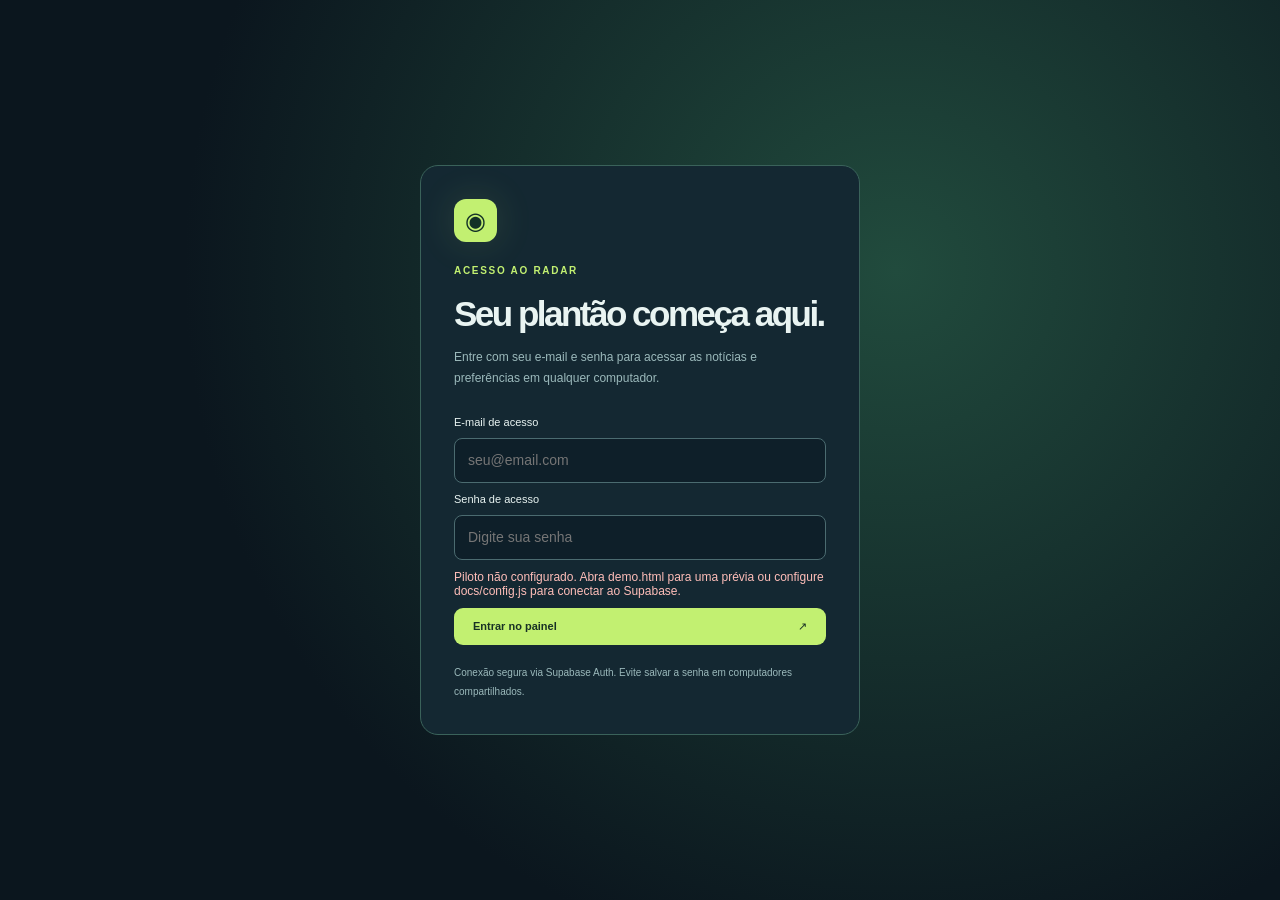
<file: index.html>
<!doctype html>
<html lang="pt-BR">
<head><meta charset="UTF-8"><meta name="viewport" content="width=device-width,initial-scale=1"><meta name="theme-color" content="#0c161d"><title>Radar Futebol | Seu plantão, sem ruído</title><link rel="stylesheet" href="style.css"></head>
<body>
<div id="authScreen" class="auth-screen" hidden><div class="auth-card"><div class="brand-symbol">◉</div><span class="eyebrow">ACESSO AO RADAR</span><h1>Seu plantão começa aqui.</h1><p>Entre com seu e-mail e senha para acessar as notícias e preferências em qualquer computador.</p><form id="loginForm"><label for="email">E-mail de acesso</label><input type="email" id="email" autocomplete="username" required placeholder="seu@email.com"><label for="password">Senha de acesso</label><input type="password" id="password" autocomplete="current-password" minlength="1" required placeholder="Digite sua senha"><p id="loginError" class="form-error" role="alert"></p><button type="submit" class="btn primary full">Entrar no painel <span>↗</span></button></form><small>Conexão segura via Supabase Auth. Evite salvar a senha em computadores compartilhados.</small></div></div>
<div id="app" hidden>
  <header class="topbar"><a href="#" class="brand" id="homeLink" aria-label="Radar Futebol, início"><span class="brand-symbol">◉</span><span><strong>RADAR<span class="accent">.</span></strong><small>FUTEBOL <b>6.0 · PILOTO</b></small></span></a><div class="top-micro"><span class="dot"></span><span id="topStatus">MONITORANDO</span></div><div class="head-actions"><span class="clock" id="clock">Horário de Brasília</span><button id="refreshBtn" class="iconbtn" title="Atualizar painel" aria-label="Atualizar painel">↻</button><button id="settingsBtn" class="iconbtn" title="Preferências" aria-label="Preferências">⚙</button></div></header>
  <div class="layout"><aside class="sidebar"><div class="nav-overline">ESPAÇO DE TRABALHO</div><button class="navitem active" data-view="news"><span>◫</span> Radar principal <b id="navNews">0</b></button><button class="navitem" data-view="saved"><span>☆</span> Salvos <b id="navSaved">0</b></button><button class="navitem" data-view="tips"><span>↗</span> Em apuração <b id="navTips">0</b></button><button class="navitem" data-view="hidden"><span>⊘</span> Ocultados</button><div class="nav-spacer"></div><div class="nav-overline">ACOMPANHAMENTO</div><div id="sidebarGroups" class="sidebar-groups"></div><div class="sidebar-bottom"><div class="pulse-icon">◉</div><div><strong>Monitoramento ativo</strong><p>Coleta agendada no GitHub Actions, mesmo com a página fechada.</p></div></div></aside>
  <main class="main"><section class="intro"><div><span class="eyebrow"><span class="dot"></span> CENTRAL DE NOTÍCIAS DO FUTEBOL</span><h1>Seu plantão.<br><em>Sem ruído.</em></h1><p>O que importa no futebol profissional, organizado por equipes e assunto. O Radar identifica a origem dos comunicados para você não ter que aprovar cada notícia.</p><div class="hero-actions"><button id="openNewsBtn" class="btn primary">Ver atualizações <span>↗</span></button><button id="quickTipsBtn" class="btn secondary">Abrir ge / ESPN</button></div></div><div class="hero-art" aria-hidden="true"><div class="orbit orbit1"></div><div class="orbit orbit2"></div><div class="orbit orbit3"></div><div class="center-dot"></div><span class="pin pin1"></span><span class="pin pin2"></span><span class="pin pin3"></span><span class="pin pin4"></span></div></section>
  <div id="demoNote" class="info-bar demo" hidden><strong>DEMONSTRAÇÃO</strong> As manchetes abaixo são exemplos fictícios, apenas para experimentar o site.</div>
  <div id="warning" class="info-bar warning" hidden></div>
  <section class="summary"><div class="metric"><div><span>NO RADAR</span><span class="metric-icon">↗</span></div><strong id="mOfficial">0</strong><small>Comunicados de fontes cadastradas</small></div><div class="metric"><div><span>FONTES-PILOTO</span><span class="metric-icon">◇</span></div><strong id="mTips">0</strong><small>Canais em teste nesta etapa</small></div><div class="metric"><div><span>FONTES RESPONDENDO</span><span class="metric-icon">⌁</span></div><strong id="mSources">—</strong><small>Sites acessíveis na última consulta</small></div></section>
  <div class="bodygrid"><div class="feed"><div class="feed-head"><div><span class="eyebrow">FEED DE MONITORAMENTO</span><h2 id="feedHeading">Últimas atualizações</h2></div><span id="lastUpdate" class="last-update">Aguardando coleta</span></div><div class="tabs" role="tablist" aria-label="Filtrar feed"><button class="tab active" data-tab="news">Comunicados</button><button class="tab" data-tab="tips">Em apuração</button><button class="tab" data-tab="saved">Salvos</button></div>
  <div class="filterbar"><label class="searchbox"><span>⌕</span><input id="searchInput" placeholder="Buscar equipe, atleta ou assunto..." type="search" aria-label="Pesquisar notícias"></label><div class="selectrow"><select id="groupSelect" aria-label="Competição"><option value="all">Todas as ligas</option></select><select id="categorySelect" aria-label="Assunto"><option value="all">Todos os assuntos</option><option value="lesao">Lesões</option><option value="contratacao">Contratações</option><option value="renovacao">Renovações</option><option value="tecnico">Treinadores</option><option value="convocacao">Convocações</option><option value="saida">Saídas</option><option value="suspensao">Suspensões</option></select><select id="periodSelect" aria-label="Período"><option value="24">Últimas 24h</option><option value="72">Últimos 3 dias</option><option value="168">Últimos 7 dias</option><option value="all">Todo o histórico</option></select></div></div><div class="listbar"><span><span class="dot"></span> <strong id="resultsNum">0</strong> itens na visão atual</span><select id="sortSelect" aria-label="Ordenar"><option value="recent">Mais recentes</option><option value="priority">Maior relevância</option></select></div><div id="articleList" class="article-list"></div><div id="emptyFeed" class="empty" hidden><div>⌕</div><h3>Nenhum item encontrado</h3><p>Experimente ampliar o intervalo ou conferir as fontes. Ausência de notícia no painel não significa ausência de comunicado.</p></div><div class="feed-foot">Origem institucional reconhecida automaticamente ≠ conteúdo verificado. Abra o comunicado original antes de utilizar informações no ar.</div></div>
  <aside class="right"><div class="sidecard highlight"><span class="eyebrow">EM DESTAQUE</span><h3>Olho no lance.</h3><p>Atualizações com maior potencial de impacto no Bottom Line, separadas por assunto.</p><div id="highlightList" class="highlight-list"></div></div><div class="sidecard"><div class="side-title"><span class="eyebrow">SAÚDE DAS FONTES</span><button class="linkbtn" id="diagnosticsBtn">Detalhes ↗</button></div><div id="healthList" class="health-list"></div><p class="side-small">Fonte acessível não garante cobertura integral. Falhas ficam registradas.</p></div><div class="sidecard note"><span class="eyebrow">AUTOMAÇÃO DISCRETA</span><h3>Menos cliques, mais informação.</h3><p>Links identificados nos sites oficiais aparecem automaticamente, sem confirmação manual de cada manchete. ge e ESPN ficam como atalhos externos nesta fase; não classificamos matérias deles como comunicados.</p><button class="textbtn" id="customizeBtn">Personalizar o Radar →</button></div></aside></div>
  <div class="external-links"><b>Consultar também</b><a target="_blank" rel="noopener noreferrer" href="https://ge.globo.com/">ge.globo.com ↗</a><a target="_blank" rel="noopener noreferrer" href="https://www.espn.com.br/futebol/">ESPN Brasil ↗</a></div><footer>RADAR FUTEBOL © 2026 <span>Ferramenta independente de apoio editorial. Sem vínculo com clubes, federações ou emissoras.</span></footer>
  </main></div>
  <nav class="mobile-nav" aria-label="Navegação"><button data-view="news" class="selected">◫<span>Radar</span></button><button data-view="tips">↗<span>Apuração</span></button><button data-view="saved">☆<span>Salvos</span></button><button id="mobileSettings">⚙<span>Ajustes</span></button></nav>
</div>
<div class="modal-backdrop" id="settingsModal" hidden><div class="modal" role="dialog" aria-modal="true" aria-labelledby="settingsTitle"><div class="modalhead"><div><span class="eyebrow">SEU RADAR</span><h2 id="settingsTitle">Preferências</h2><p>Seus favoritos e alertas são sincronizados entre computadores com login no Supabase.</p></div><button class="iconbtn" data-close aria-label="Fechar preferências">×</button></div><div class="modalbody"><div class="setting-panel"><h3>Alertas de novas publicações</h3><label for="alertSelect">Modo de notificação</label><select id="alertSelect"><option value="discreet">Discreto no painel (padrão)</option><option value="visual">Destaque visual mais forte</option><option value="sound">Destaque visual + som</option><option value="off">Desativados</option></select><button id="testAlertBtn" class="btn outline">Testar alerta</button><p>Alertas acontecem para novas publicações institucionais detectadas enquanto o painel estiver aberto. O som depende de permissão do navegador.</p></div><div class="setting-panel"><h3>Idiomas</h3><label class="checklabel"><input type="checkbox" id="autoTranslate"> Tradução automática no feed (planejada para uma etapa posterior)</label><p>No piloto, use o botão “Traduzir página” nas notícias em inglês. A tradução é feita em uma nova aba e precisa de conferência.</p></div><h3 class="settings-subtitle">Equipes e seleções acompanhadas</h3><label class="searchbox"><span>⌕</span><input id="teamSearch" type="search" placeholder="Buscar equipe ou seleção"></label><div id="teamSettings"></div></div><div class="modalfoot"><button id="logoutBtn" class="btn quiet">Sair da conta</button><span id="teamCount"></span><button id="saveSettingsBtn" class="btn primary">Salvar preferências</button></div></div></div>
<div class="modal-backdrop" id="diagnosticsModal" hidden><div class="modal" role="dialog" aria-modal="true" aria-labelledby="diagTitle"><div class="modalhead"><div><span class="eyebrow">TRANSPARÊNCIA</span><h2 id="diagTitle">Estado das fontes</h2><p>Veja lacunas e falhas sem precisar validar cada notícia.</p></div><button class="iconbtn" data-close aria-label="Fechar detalhes">×</button></div><div class="modalbody"><p id="integrationState"></p><div class="diagnostic-list" id="diagnosticList"></div></div><div class="modalfoot"><p>Sites com falha ou fora do piloto não devem ser interpretados como sem notícias.</p><button class="btn primary" data-close>Fechar</button></div></div></div>
<div class="toast" id="toast" hidden role="status"></div>
<script src="catalog.js"></script><script src="config.js"></script><script src="cloud-api.js"></script><script src="app.js"></script></body></html>
</file>
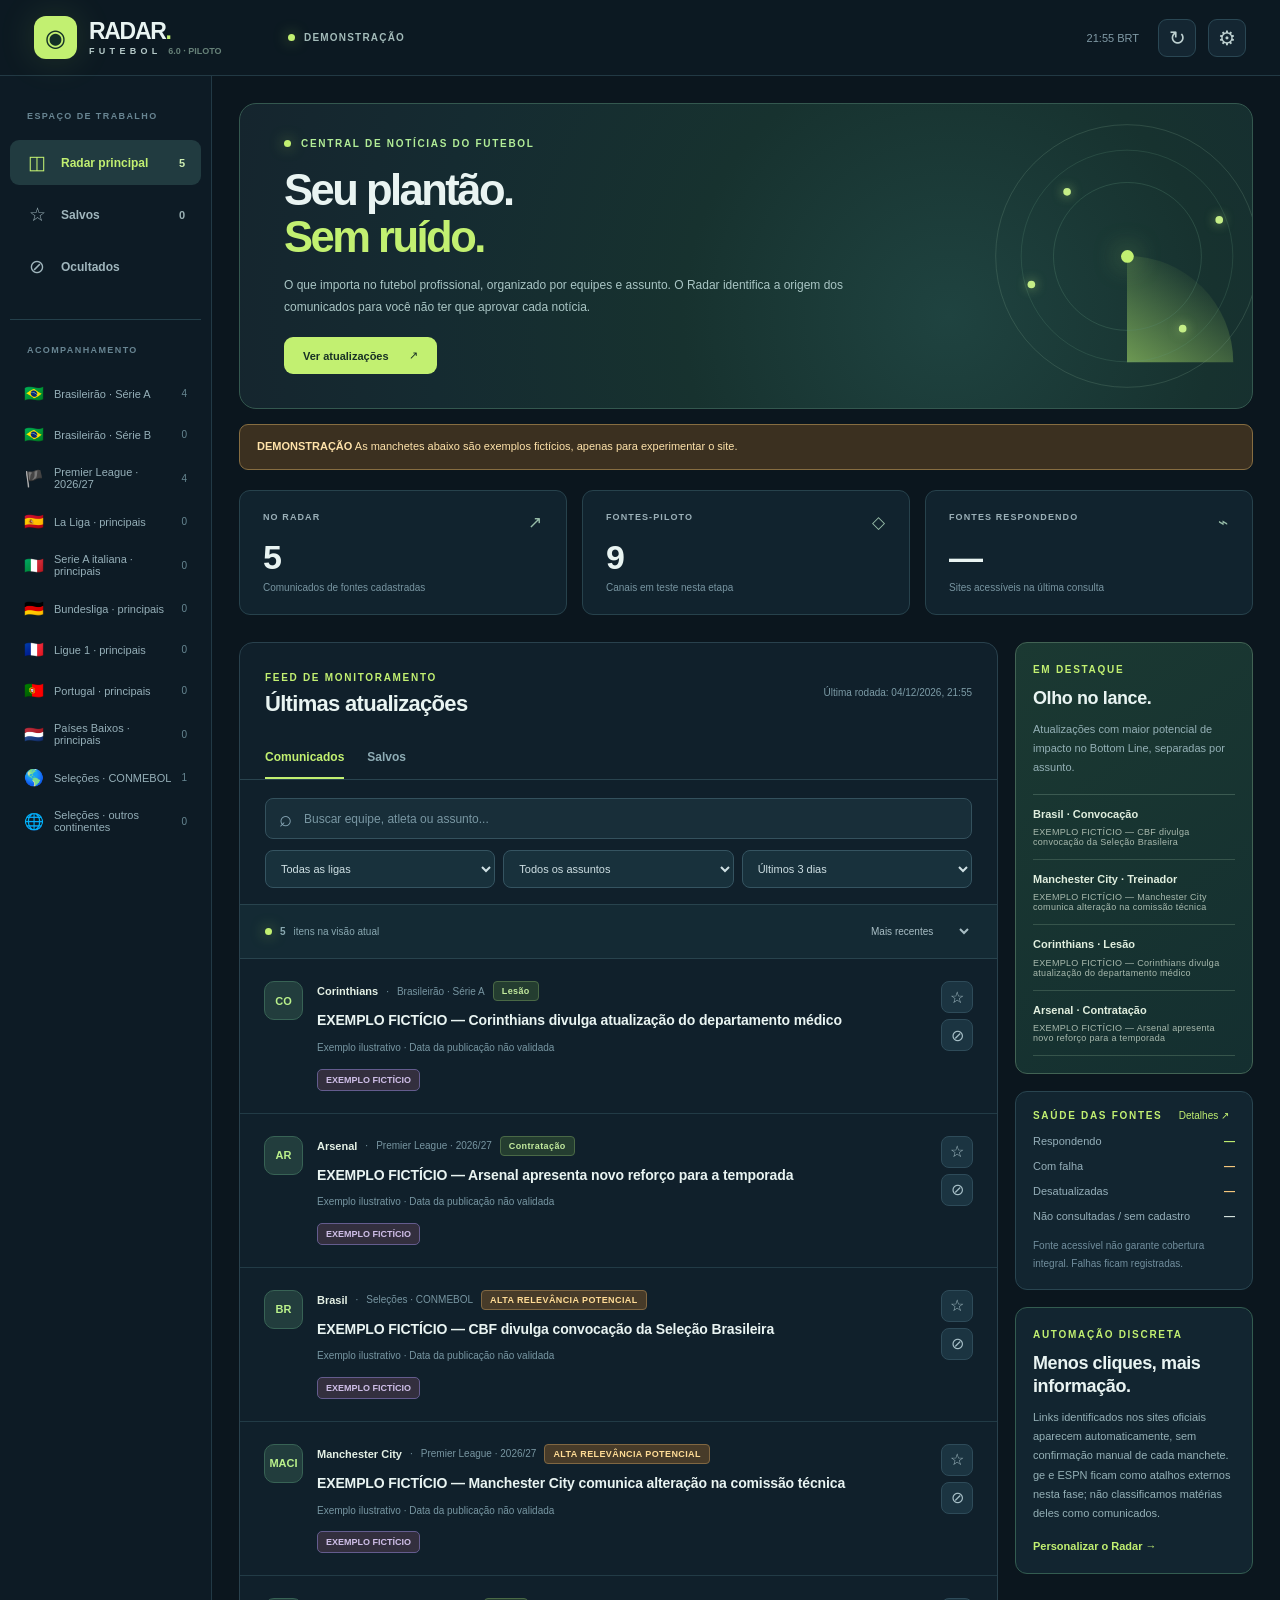
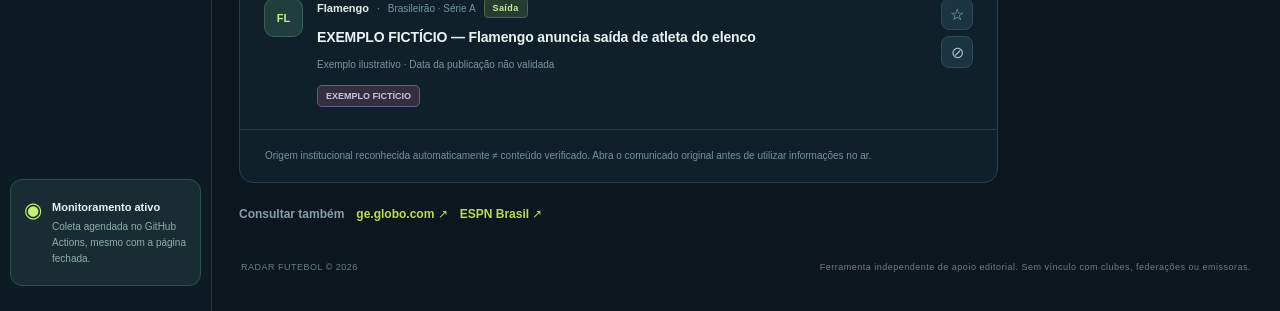
<file: demo.html>
<!doctype html>
<html lang="pt-BR">
<head><meta charset="UTF-8"><meta name="viewport" content="width=device-width,initial-scale=1"><meta name="theme-color" content="#0c161d"><title>Radar Futebol | Seu plantão, sem ruído</title><link rel="stylesheet" href="style.css"></head>
<body>
<div id="authScreen" class="auth-screen" hidden><div class="auth-card"><div class="brand-symbol">◉</div><span class="eyebrow">ACESSO AO RADAR</span><h1>Seu plantão começa aqui.</h1><p>Entre com seu e-mail e senha para acessar as notícias e preferências em qualquer computador.</p><form id="loginForm"><label for="email">E-mail de acesso</label><input type="email" id="email" autocomplete="username" required placeholder="seu@email.com"><label for="password">Senha de acesso</label><input type="password" id="password" autocomplete="current-password" minlength="1" required placeholder="Digite sua senha"><p id="loginError" class="form-error" role="alert"></p><button type="submit" class="btn primary full">Entrar no painel <span>↗</span></button></form><small>Conexão segura via Supabase Auth. Evite salvar a senha em computadores compartilhados.</small></div></div>
<div id="app" hidden>
  <header class="topbar"><a href="#" class="brand" id="homeLink" aria-label="Radar Futebol, início"><span class="brand-symbol">◉</span><span><strong>RADAR<span class="accent">.</span></strong><small>FUTEBOL <b>6.0 · PILOTO</b></small></span></a><div class="top-micro"><span class="dot"></span><span id="topStatus">MONITORANDO</span></div><div class="head-actions"><span class="clock" id="clock">Horário de Brasília</span><button id="refreshBtn" class="iconbtn" title="Atualizar painel" aria-label="Atualizar painel">↻</button><button id="settingsBtn" class="iconbtn" title="Preferências" aria-label="Preferências">⚙</button></div></header>
  <div class="layout"><aside class="sidebar"><div class="nav-overline">ESPAÇO DE TRABALHO</div><button class="navitem active" data-view="news"><span>◫</span> Radar principal <b id="navNews">0</b></button><button class="navitem" data-view="saved"><span>☆</span> Salvos <b id="navSaved">0</b></button><button class="navitem" data-view="tips"><span>↗</span> Em apuração <b id="navTips">0</b></button><button class="navitem" data-view="hidden"><span>⊘</span> Ocultados</button><div class="nav-spacer"></div><div class="nav-overline">ACOMPANHAMENTO</div><div id="sidebarGroups" class="sidebar-groups"></div><div class="sidebar-bottom"><div class="pulse-icon">◉</div><div><strong>Monitoramento ativo</strong><p>Coleta agendada no GitHub Actions, mesmo com a página fechada.</p></div></div></aside>
  <main class="main"><section class="intro"><div><span class="eyebrow"><span class="dot"></span> CENTRAL DE NOTÍCIAS DO FUTEBOL</span><h1>Seu plantão.<br><em>Sem ruído.</em></h1><p>O que importa no futebol profissional, organizado por equipes e assunto. O Radar identifica a origem dos comunicados para você não ter que aprovar cada notícia.</p><div class="hero-actions"><button id="openNewsBtn" class="btn primary">Ver atualizações <span>↗</span></button><button id="quickTipsBtn" class="btn secondary">Abrir ge / ESPN</button></div></div><div class="hero-art" aria-hidden="true"><div class="orbit orbit1"></div><div class="orbit orbit2"></div><div class="orbit orbit3"></div><div class="center-dot"></div><span class="pin pin1"></span><span class="pin pin2"></span><span class="pin pin3"></span><span class="pin pin4"></span></div></section>
  <div id="demoNote" class="info-bar demo" hidden><strong>DEMONSTRAÇÃO</strong> As manchetes abaixo são exemplos fictícios, apenas para experimentar o site.</div>
  <div id="warning" class="info-bar warning" hidden></div>
  <section class="summary"><div class="metric"><div><span>NO RADAR</span><span class="metric-icon">↗</span></div><strong id="mOfficial">0</strong><small>Comunicados de fontes cadastradas</small></div><div class="metric"><div><span>FONTES-PILOTO</span><span class="metric-icon">◇</span></div><strong id="mTips">0</strong><small>Canais em teste nesta etapa</small></div><div class="metric"><div><span>FONTES RESPONDENDO</span><span class="metric-icon">⌁</span></div><strong id="mSources">—</strong><small>Sites acessíveis na última consulta</small></div></section>
  <div class="bodygrid"><div class="feed"><div class="feed-head"><div><span class="eyebrow">FEED DE MONITORAMENTO</span><h2 id="feedHeading">Últimas atualizações</h2></div><span id="lastUpdate" class="last-update">Aguardando coleta</span></div><div class="tabs" role="tablist" aria-label="Filtrar feed"><button class="tab active" data-tab="news">Comunicados</button><button class="tab" data-tab="tips">Em apuração</button><button class="tab" data-tab="saved">Salvos</button></div>
  <div class="filterbar"><label class="searchbox"><span>⌕</span><input id="searchInput" placeholder="Buscar equipe, atleta ou assunto..." type="search" aria-label="Pesquisar notícias"></label><div class="selectrow"><select id="groupSelect" aria-label="Competição"><option value="all">Todas as ligas</option></select><select id="categorySelect" aria-label="Assunto"><option value="all">Todos os assuntos</option><option value="lesao">Lesões</option><option value="contratacao">Contratações</option><option value="renovacao">Renovações</option><option value="tecnico">Treinadores</option><option value="convocacao">Convocações</option><option value="saida">Saídas</option><option value="suspensao">Suspensões</option></select><select id="periodSelect" aria-label="Período"><option value="24">Últimas 24h</option><option value="72">Últimos 3 dias</option><option value="168">Últimos 7 dias</option><option value="all">Todo o histórico</option></select></div></div><div class="listbar"><span><span class="dot"></span> <strong id="resultsNum">0</strong> itens na visão atual</span><select id="sortSelect" aria-label="Ordenar"><option value="recent">Mais recentes</option><option value="priority">Maior relevância</option></select></div><div id="articleList" class="article-list"></div><div id="emptyFeed" class="empty" hidden><div>⌕</div><h3>Nenhum item encontrado</h3><p>Experimente ampliar o intervalo ou conferir as fontes. Ausência de notícia no painel não significa ausência de comunicado.</p></div><div class="feed-foot">Origem institucional reconhecida automaticamente ≠ conteúdo verificado. Abra o comunicado original antes de utilizar informações no ar.</div></div>
  <aside class="right"><div class="sidecard highlight"><span class="eyebrow">EM DESTAQUE</span><h3>Olho no lance.</h3><p>Atualizações com maior potencial de impacto no Bottom Line, separadas por assunto.</p><div id="highlightList" class="highlight-list"></div></div><div class="sidecard"><div class="side-title"><span class="eyebrow">SAÚDE DAS FONTES</span><button class="linkbtn" id="diagnosticsBtn">Detalhes ↗</button></div><div id="healthList" class="health-list"></div><p class="side-small">Fonte acessível não garante cobertura integral. Falhas ficam registradas.</p></div><div class="sidecard note"><span class="eyebrow">AUTOMAÇÃO DISCRETA</span><h3>Menos cliques, mais informação.</h3><p>Links identificados nos sites oficiais aparecem automaticamente, sem confirmação manual de cada manchete. ge e ESPN ficam como atalhos externos nesta fase; não classificamos matérias deles como comunicados.</p><button class="textbtn" id="customizeBtn">Personalizar o Radar →</button></div></aside></div>
  <div class="external-links"><b>Consultar também</b><a target="_blank" rel="noopener noreferrer" href="https://ge.globo.com/">ge.globo.com ↗</a><a target="_blank" rel="noopener noreferrer" href="https://www.espn.com.br/futebol/">ESPN Brasil ↗</a></div><footer>RADAR FUTEBOL © 2026 <span>Ferramenta independente de apoio editorial. Sem vínculo com clubes, federações ou emissoras.</span></footer>
  </main></div>
  <nav class="mobile-nav" aria-label="Navegação"><button data-view="news" class="selected">◫<span>Radar</span></button><button data-view="tips">↗<span>Apuração</span></button><button data-view="saved">☆<span>Salvos</span></button><button id="mobileSettings">⚙<span>Ajustes</span></button></nav>
</div>
<div class="modal-backdrop" id="settingsModal" hidden><div class="modal" role="dialog" aria-modal="true" aria-labelledby="settingsTitle"><div class="modalhead"><div><span class="eyebrow">SEU RADAR</span><h2 id="settingsTitle">Preferências</h2><p>Seus favoritos e alertas são sincronizados entre computadores com login no Supabase.</p></div><button class="iconbtn" data-close aria-label="Fechar preferências">×</button></div><div class="modalbody"><div class="setting-panel"><h3>Alertas de novas publicações</h3><label for="alertSelect">Modo de notificação</label><select id="alertSelect"><option value="discreet">Discreto no painel (padrão)</option><option value="visual">Destaque visual mais forte</option><option value="sound">Destaque visual + som</option><option value="off">Desativados</option></select><button id="testAlertBtn" class="btn outline">Testar alerta</button><p>Alertas acontecem para novas publicações institucionais detectadas enquanto o painel estiver aberto. O som depende de permissão do navegador.</p></div><div class="setting-panel"><h3>Idiomas</h3><label class="checklabel"><input type="checkbox" id="autoTranslate"> Tradução automática no feed (planejada para uma etapa posterior)</label><p>No piloto, use o botão “Traduzir página” nas notícias em inglês. A tradução é feita em uma nova aba e precisa de conferência.</p></div><h3 class="settings-subtitle">Equipes e seleções acompanhadas</h3><label class="searchbox"><span>⌕</span><input id="teamSearch" type="search" placeholder="Buscar equipe ou seleção"></label><div id="teamSettings"></div></div><div class="modalfoot"><button id="logoutBtn" class="btn quiet">Sair da conta</button><span id="teamCount"></span><button id="saveSettingsBtn" class="btn primary">Salvar preferências</button></div></div></div>
<div class="modal-backdrop" id="diagnosticsModal" hidden><div class="modal" role="dialog" aria-modal="true" aria-labelledby="diagTitle"><div class="modalhead"><div><span class="eyebrow">TRANSPARÊNCIA</span><h2 id="diagTitle">Estado das fontes</h2><p>Veja lacunas e falhas sem precisar validar cada notícia.</p></div><button class="iconbtn" data-close aria-label="Fechar detalhes">×</button></div><div class="modalbody"><p id="integrationState"></p><div class="diagnostic-list" id="diagnosticList"></div></div><div class="modalfoot"><p>Sites com falha ou fora do piloto não devem ser interpretados como sem notícias.</p><button class="btn primary" data-close>Fechar</button></div></div></div>
<div class="toast" id="toast" hidden role="status"></div>
<script>window.RADAR_DEMO=true;</script><script src="catalog.js"></script><script src="config.js"></script><script src="cloud-api.js"></script><script src="app.js"></script></body></html>
</file>
<file: style.css>
:root{color-scheme:dark;--bg:#0b161e;--panel:#101f29;--panel2:#132733;--stroke:#24404d;--muted:#819ca6;--white:#e9f4f2;--lime:#c2f071;--teal:#78d4b6;--orange:#facb7f;--red:#e9a69e;font-family:Inter,ui-sans-serif,-apple-system,BlinkMacSystemFont,"Segoe UI",sans-serif;font-synthesis:none}
*{box-sizing:border-box}html,body{margin:0;min-height:100%;background:var(--bg);color:var(--white);font-size:14px}body{overflow-x:hidden}button,input,select{font:inherit}button{cursor:pointer}button:disabled{opacity:.5;cursor:not-allowed}a{color:inherit;text-decoration:none}a:hover{color:var(--lime)}[hidden]{display:none!important}button:focus-visible,a:focus-visible,input:focus-visible,select:focus-visible{outline:2px solid var(--lime);outline-offset:2px}select,input{min-width:0}.accent{color:var(--lime)}.dot{width:7px;height:7px;background:var(--lime);border-radius:50%;box-shadow:0 0 14px #baf06088;display:inline-block;flex:none}.eyebrow{letter-spacing:1.7px;text-transform:uppercase;font-size:10px;font-weight:850;color:var(--lime)}.topbar{position:sticky;top:0;z-index:10;height:76px;background:#0d1a23f2;backdrop-filter:blur(15px);border-bottom:1px solid #223944;display:flex;align-items:center;padding:0 34px;gap:40px}.brand{display:flex;align-items:center;gap:12px;min-width:214px}.brand-symbol{background:var(--lime);color:#133027;border-radius:12px;display:grid;place-items:center;font-size:24px;font-weight:900;width:43px;height:43px;box-shadow:0 0 38px #b6e96a24}.brand>span:last-child{display:grid;line-height:1.06}.brand strong{font-size:23px;letter-spacing:-1.3px}.brand small{font-size:9px;letter-spacing:4.3px;font-weight:800;color:#b4c9c8;margin-top:4px}.brand small b{color:#668178;font-size:9px;letter-spacing:0}.top-micro{font-size:10px;letter-spacing:1.2px;display:flex;gap:9px;align-items:center;color:#a3bbb9;font-weight:800}.head-actions{margin-left:auto;display:flex;align-items:center;gap:12px}.clock{color:#819ba6;font-size:11px;margin-right:7px}.iconbtn{width:38px;height:38px;color:#bed1d1;background:#142632;border:1px solid #2a4754;border-radius:9px;font-size:20px}.iconbtn:hover{color:var(--lime);border-color:#85ad61}.layout{display:grid;grid-template-columns:240px minmax(0,1fr);min-height:calc(100vh - 76px)}.sidebar{border-right:1px solid #223945;background:#0d1b25;padding:35px 13px 24px;display:flex;flex-direction:column;min-height:calc(100vh - 76px);gap:7px}.nav-overline{font-size:9px;font-weight:800;letter-spacing:1.4px;color:#688592;padding:10px 17px 12px}.navitem{height:45px;display:flex;align-items:center;gap:13px;padding:0 16px;border:0;border-radius:9px;background:transparent;color:#a0b6bd;text-align:left;font-weight:650;font-size:12px}.navitem:hover,.navitem.active{background:#213b40;color:var(--lime)}.navitem>span{font-size:19px;width:22px;text-align:center}.navitem b{margin-left:auto;font-weight:700;font-size:11px;color:#9ab1b4}.navitem.active b{color:#ceeeb2}.nav-spacer{height:24px;border-bottom:1px solid #24404b;margin-bottom:8px}.sidebar-groups{display:grid;gap:2px}.groupbtn{border:0;background:none;border-radius:8px;color:#95afb8;text-align:left;display:flex;align-items:center;gap:10px;padding:10px 14px;font-size:11px}.groupbtn span{font-size:16px}.groupbtn small{margin-left:auto;color:#678792;font-size:10px}.groupbtn:hover,.groupbtn.active{background:#182d39;color:#d8ebd2}.sidebar-bottom{margin-top:auto;display:flex;gap:10px;padding:18px 13px;background:#172d33;border:1px solid #315047;border-radius:12px}.pulse-icon{color:var(--lime);font-size:21px}.sidebar-bottom strong{font-size:11px}.sidebar-bottom p{font-size:10px;line-height:1.6;color:#90afa8;margin:5px 0 0}.main{padding:38px max(28px,4.2vw) 26px;min-width:0;max-width:1670px;margin:0 auto;width:100%}.intro{border:1px solid #34584f;background:radial-gradient(circle at 70% 70%,#1f4340 0%,#17322f 36%,#152b31 70%,#15252e 100%);position:relative;overflow:hidden;border-radius:17px;min-height:262px;padding:34px 44px;display:flex;align-items:center}.intro>div:first-child{position:relative;z-index:2;max-width:670px}.intro .eyebrow{color:#b2ed97;display:flex;align-items:center;gap:10px}h1{font-size:clamp(30px,3.4vw,52px);line-height:1.07;letter-spacing:-2.5px;margin:18px 0 14px;font-weight:850}h1 em{font-style:normal;color:var(--lime)}.intro p{font-size:12px;color:#a9c5c4;line-height:1.85;max-width:580px;margin:0 0 19px}.hero-actions{display:flex;gap:11px}.btn{border-radius:9px;padding:11px 18px;border:1px solid transparent;font-size:11px;font-weight:850;display:inline-flex;align-items:center;gap:20px;justify-content:center;white-space:nowrap}.btn.primary{background:var(--lime);color:#183125}.btn.primary:hover{background:#dcff91}.btn.secondary{background:#233e3b;border-color:#4c7361;color:#d5e7db}.btn.secondary:hover{border-color:var(--lime)}.btn.outline{border:1px solid #47746a;background:#15332e;color:#b6ebcf}.btn.quiet{background:#25333b;color:#a9bdbb}.btn.full{width:100%;justify-content:space-between}.hero-art{position:absolute;right:3%;top:50%;width:250px;height:250px;transform:translateY(-50%)}.orbit{position:absolute;inset:15%;border:1px solid #588d7559;border-radius:50%}.orbit2{inset:0;border-color:#649a7d42}.orbit3{inset:-12%;border-color:#739a8350}.hero-art:before{content:"";position:absolute;top:50%;left:50%;width:125px;height:125px;border-radius:0 100% 0 0;background:linear-gradient(35deg,#b4eb6c8a,transparent 80%);transform-origin:top left;animation:sweep 7s linear infinite}.center-dot{width:15px;height:15px;background:var(--lime);border-radius:50%;position:absolute;top:calc(50% - 7px);left:calc(50% - 7px);box-shadow:0 0 30px #b8ef75aa}.pin{position:absolute;width:9px;height:9px;background:#c5ee87;border-radius:50%;box-shadow:0 0 13px #b9e879aa}.pin1{left:20%;top:18%}.pin2{right:5%;top:31%}.pin3{bottom:14%;right:22%}.pin4{left:3%;bottom:35%}@keyframes sweep{to{transform:rotate(360deg)}}.info-bar{padding:13px 17px;border-radius:9px;margin-top:15px;font-size:11px;line-height:1.6;border:1px solid #4a6552;background:#243b30;color:#d6e9d4}.info-bar.demo{border-color:#866d41;background:#3b3020;color:#ffe3aa}.info-bar.warning{border-color:#75553e;background:#392922;color:#efd4aa}.summary{display:grid;grid-template-columns:repeat(3,minmax(0,1fr));gap:15px;margin:20px 0 27px}.metric{background:#11232e;border:1px solid #27424c;padding:21px 23px;border-radius:11px}.metric>div{display:flex;justify-content:space-between;color:#9bb0b8;font-size:9px;font-weight:850;letter-spacing:1.1px}.metric-icon{color:#97bca8;font-size:17px}.metric strong{font-size:34px;line-height:1.45;letter-spacing:-1px}.metric small{display:block;font-size:10px;color:#7895a1}.bodygrid{display:grid;grid-template-columns:minmax(0,1fr) 282px;gap:17px;align-items:start}.feed{background:#10202b;border:1px solid #29414d;border-radius:14px;overflow:hidden}.feed-head{padding:25px 25px 22px;display:flex;align-items:center;justify-content:space-between;gap:10px}.feed-head h2{margin:7px 0 0;font-size:22px;letter-spacing:-.7px}.last-update{font-size:10px;color:#7c9ba6}.tabs{padding:0 25px;display:flex;gap:23px;border-bottom:1px solid #29444f}.tab{border:none;border-bottom:2px solid transparent;padding:11px 0 13px;background:none;color:#8eacb5;font-size:12px;font-weight:700}.tab.active{border-color:var(--lime);color:var(--lime)}.filterbar{padding:18px 25px 16px;display:grid;gap:11px}.searchbox{display:flex;align-items:center;gap:10px;border:1px solid #34515d;background:#182e39;border-radius:8px;padding:0 13px;height:41px;color:#87a6b5}.searchbox>span{font-size:22px}.searchbox input{width:100%;border:0;outline:0;color:#e5f0f3;background:none;font-size:12px}.searchbox input::placeholder{color:#7997a3}.selectrow{display:grid;grid-template-columns:repeat(3,minmax(0,1fr));gap:8px}.selectrow select,.listbar select,.setting-panel select{border:1px solid #355461;background:#18313c;color:#cfe0e4;padding:11px;border-radius:8px;font-size:11px;width:100%;outline-offset:2px}.listbar{display:flex;align-items:center;justify-content:space-between;padding:9px 25px;background:#142a34;border-top:1px solid #28434d;border-bottom:1px solid #28434d;color:#89a8b1;font-size:10px}.listbar>span{display:flex;align-items:center;gap:8px}.listbar select{width:auto;border:0;background:transparent;color:#a8bdc4;cursor:pointer;font-size:10px}.article{display:flex;gap:14px;padding:22px 24px;border-bottom:1px solid #223b46;transition:background .18s}.article:hover{background:#142b35}.teamicon{height:39px;min-width:39px;border:1px solid #386355;background:#223d3d;color:#baf18b;display:grid;place-items:center;border-radius:10px;font-weight:900;font-size:11px}.article-content{min-width:0;flex:1}.article-meta{display:flex;align-items:center;flex-wrap:wrap;gap:8px;color:#7795a1;font-size:10px}.article-meta b{color:#e4f0e5;font-size:11px}.cat{border:1px solid #4a6946;background:#243d30;color:#c3eb9e;padding:4px 8px;border-radius:4px;font-size:9px;font-weight:850;letter-spacing:.4px}.cat.cat-tech{background:#473b29;border-color:#806742;color:#ffdc96}.article h3{font-size:14px;line-height:1.55;margin:9px 0 8px;font-weight:750;letter-spacing:-.13px}.article h3 a:hover{color:var(--lime)}.article-time{color:#7796a2;font-size:10px;line-height:1.65}.article-bottom{display:flex;flex-wrap:wrap;align-items:center;gap:11px;margin-top:12px}.origin{font-size:9px;border-radius:5px;padding:5px 8px;color:#b5dbb7;border:1px solid #37604b;background:#1a392c;font-weight:800}.origin.hint{background:#3b3323;border-color:#775f3c;color:#f4ca87}.origin.demo{background:#332f3e;border-color:#645c8e;color:#cebee7}.origin.unknown{color:#b0bdc6}.original-link{font-size:10px;color:#b0c6d0;font-weight:650}.original-link:hover{color:var(--lime)}.article-actions{display:flex;flex-direction:column;gap:6px}.toolbtn{background:#1b3441;border:1px solid #2e4b59;color:#a8c0c8;border-radius:8px;min-width:32px;height:32px;font-size:16px}.toolbtn:hover,.toolbtn.on{border-color:#96c977;color:var(--lime)}.translation{font-size:10px;color:#a6c9d6;margin:8px 0 0}.translation b{color:#c2e3b9}.feed-foot{font-size:10px;line-height:1.6;color:#75929e;padding:18px 25px}.empty{text-align:center;padding:55px 25px;color:#a0b9c3}.empty>div{font-size:37px;color:var(--lime)}.empty h3{color:#e7eee9}.empty p{max-width:410px;margin:0 auto;line-height:1.7;font-size:12px}.right{display:grid;gap:17px}.sidecard{border:1px solid #294550;background:#122530;border-radius:12px;padding:21px}.sidecard.highlight{background:linear-gradient(145deg,#1b3932,#142f30);border-color:#426354}.sidecard h3{font-size:18px;line-height:1.3;letter-spacing:-.4px;margin:11px 0 9px}.sidecard p{font-size:11px;color:#94b0b6;line-height:1.75;margin:0 0 13px}.highlight-list{border-top:1px solid #3b5a51;margin-top:16px}.highlight-row{display:block;width:100%;border:0;border-bottom:1px solid #36544b;text-align:left;background:none;padding:12px 0}.highlight-row small{display:block;color:#a9baae;font-size:9px;letter-spacing:.3px;margin-top:5px}.highlight-row strong{display:block;font-size:11px;line-height:1.4;color:#e1efdf}.highlight-row:hover strong{color:var(--lime)}.side-title{display:flex;align-items:center;justify-content:space-between;gap:6px}.linkbtn{border:0;background:none;color:var(--lime);font-size:10px}.health-list{margin:13px 0;display:grid;gap:13px}.health-item{display:flex;justify-content:space-between;color:#95afb9;font-size:11px}.health-item b{color:#d8e6e1}.health-item b.green{color:var(--lime)}.health-item b.amber{color:var(--orange)}.side-small{font-size:10px!important;color:#718e9d!important;margin:15px 0 0!important}.sidecard.note{border-color:#335c50}.textbtn{color:var(--lime);background:none;border:0;padding:4px 0;text-align:left;font-weight:800;font-size:11px}footer{margin-top:24px;padding:17px 2px 12px;display:flex;justify-content:space-between;gap:18px;color:#67818c;font-size:9px;letter-spacing:.5px}.mobile-nav{display:none}.modal-backdrop{position:fixed;inset:0;background:#010b0fe3;z-index:40;display:grid;place-items:center;padding:20px}.modal{max-height:94vh;max-width:710px;width:100%;background:#10222d;border:1px solid #36515c;border-radius:16px;display:flex;flex-direction:column;overflow:hidden;box-shadow:0 28px 80px #000b}.modalhead{padding:25px 27px;display:flex;align-items:start;justify-content:space-between;border-bottom:1px solid #2a424b}.modalhead h2{font-size:26px;margin:9px 0 4px}.modalhead p{font-size:11px;color:#a7b8c2;line-height:1.6;margin:0}.modalbody{padding:22px 27px;overflow-y:auto}.modalfoot{padding:17px 27px;border-top:1px solid #2d4752;display:flex;align-items:center;justify-content:space-between;gap:10px}.modalfoot span,.modalfoot p{font-size:10px;color:#90a9b4}.setting-panel{border:1px solid #34535a;border-radius:10px;background:#18303a;padding:17px;margin-bottom:14px}.setting-panel h3{margin:0 0 14px;font-size:13px}.setting-panel>label:not(.checklabel){display:block;margin-bottom:6px;font-size:10px;color:#b4c9d1}.setting-panel select{max-width:350px}.setting-panel .btn{margin:10px 0 0}.setting-panel p{font-size:10px;line-height:1.7;color:#9eb7bd}.checklabel{font-size:12px;color:#cadbdf;display:flex;align-items:start;gap:10px;line-height:1.5}.checklabel input{accent-color:var(--lime)}.settings-subtitle{font-size:14px;margin:22px 0 12px}.settings-group{margin-top:15px;border:1px solid #2e4d58;border-radius:10px;overflow:hidden}.settings-group-head{display:flex;justify-content:space-between;align-items:center;background:#19323c;padding:13px 16px;font-size:12px;font-weight:800}.settings-group-head button{background:none;border:0;color:var(--lime);font-size:10px}.settings-teams{display:grid;grid-template-columns:repeat(3,1fr);padding:9px;gap:4px}.settings-team{font-size:11px;color:#b5c9ce;display:flex;gap:7px;align-items:center;padding:9px;border-radius:6px}.settings-team input{accent-color:var(--lime)}.settings-team:hover{background:#1b3640}.diagnostic-list{display:grid;gap:7px}.diagrow{display:flex;justify-content:space-between;gap:15px;padding:12px 13px;border:1px solid #284752;border-radius:8px;font-size:11px;color:#cddbdc}.diagrow small{font-size:10px;color:#7898a5}.diagrow b{font-size:10px;font-weight:700}.diagrow .ok{color:var(--lime)}.diagrow .warn{color:var(--orange)}.diagrow .bad{color:var(--red)}.toast{position:fixed;z-index:100;bottom:24px;right:24px;background:var(--lime);color:#172d22;font-size:12px;font-weight:800;padding:14px 20px;border:1px solid #ebffa9;border-radius:10px;max-width:350px;box-shadow:0 18px 55px #0006}.toast.strong{background:#ffdc8d;color:#362910;border:3px solid #fff3bb;font-size:15px;padding:18px}.auth-screen{position:fixed;inset:0;z-index:90;background:radial-gradient(circle at 70% 30%,#214b3d,#0b161e 65%);display:grid;place-items:center;padding:18px}.auth-card{width:min(440px,100%);background:#142832;border:1px solid #3a625a;border-radius:18px;padding:33px}.auth-card .brand-symbol{margin-bottom:19px}.auth-card h1{font-size:35px}.auth-card>p,.auth-card small{font-size:12px;color:#9bb9bb;line-height:1.8}.auth-card form{display:grid;gap:10px;margin:26px 0 18px}.auth-card form label{font-size:11px}.auth-card form input{height:45px;border:1px solid #4b6b70;border-radius:8px;background:#0e1f29;color:white;padding:13px}.form-error{font-size:12px;color:#ffbeb9;min-height:1em;margin:0}.auth-card small{font-size:10px}.alert-glow{animation:alert-glow .45s 3}@keyframes alert-glow{50%{box-shadow:inset 0 0 0 12px #f1c97c88}}@media(max-width:1350px){.main{padding:27px}.layout{grid-template-columns:212px minmax(0,1fr)}.sidebar{padding:25px 10px}.bodygrid{grid-template-columns:minmax(0,1fr) 238px}.sidecard{padding:17px}.hero-art{right:0;transform:translateY(-50%) scale(.85)}}@media(max-width:1050px){.sidebar{display:none}.layout{display:block}.main{padding:22px}.bodygrid{grid-template-columns:1fr}.right{grid-template-columns:repeat(3,minmax(0,1fr))}.hero-art{opacity:.55}.topbar{padding:0 20px}.mobile-nav{display:flex;position:sticky;bottom:0;z-index:20;background:#11232ded;border-top:1px solid #2e4c59;backdrop-filter:blur(12px);justify-content:space-around}.mobile-nav button{padding:11px 10px 8px;display:grid;gap:4px;background:none;border:0;color:#8ea9b4;font-size:18px;min-width:72px}.mobile-nav button span{font-size:9px}.mobile-nav button.selected{color:var(--lime)}}@media(max-width:720px){.topbar{height:61px;padding:0 13px;gap:8px}.brand{min-width:0}.brand strong{font-size:17px}.brand-symbol{height:34px;width:34px;font-size:19px}.brand small{letter-spacing:2.5px;font-size:7px}.top-micro,.clock{display:none}.head-actions{gap:7px}.iconbtn{height:34px;width:34px}.main{padding:13px}.intro{padding:26px 20px;min-height:245px}.intro h1{font-size:36px;letter-spacing:-1.8px}.intro p{font-size:11px;max-width:95%}.hero-art{opacity:.18;right:-90px}.hero-actions{gap:7px}.btn{padding:11px 13px;gap:8px;font-size:10px}.summary{gap:8px;margin:12px 0 16px}.metric{padding:15px 10px}.metric>div{font-size:8px;letter-spacing:.5px}.metric-icon{display:none}.metric strong{font-size:25px}.metric small{font-size:9px;line-height:1.5}.feed-head{padding:19px 15px}.feed-head h2{font-size:18px}.feed-head .last-update{font-size:9px;text-align:right;max-width:120px}.tabs,.filterbar{padding-left:15px;padding-right:15px}.tabs{gap:20px}.filterbar{padding-top:12px}.selectrow{grid-template-columns:1fr 1fr}.selectrow select:last-child{grid-column:1/-1}.listbar{padding:8px 15px}.article{padding:19px 12px;gap:10px}.teamicon{height:33px;min-width:33px;font-size:10px}.article h3{font-size:13px}.article-actions{gap:4px}.right{grid-template-columns:1fr}.modal-backdrop{padding:8px}.modalhead,.modalbody,.modalfoot{padding:17px}.settings-teams{grid-template-columns:1fr 1fr}.modalfoot{flex-wrap:wrap}.modalfoot .btn{padding:10px}.intro .eyebrow{font-size:8px}.metric small{min-height:25px}.topbar{position:relative}footer{display:block;line-height:2}}@media(prefers-reduced-motion:reduce){*,*:before,*:after{animation:none!important;scroll-behavior:auto!important}}
@media(max-width:1050px){body{padding-bottom:60px}.mobile-nav{position:fixed;bottom:0;left:0;right:0;box-shadow:0 -9px 28px #0006}}

/* Piloto gratuito: somente fontes monitoradas; notícias de terceiros não formam fila. */
.navitem[data-view="tips"], .tab[data-tab="tips"], #quickTipsBtn, .mobile-nav [data-view="tips"] {display:none!important}
.external-links{display:flex;gap:12px;align-items:center;flex-wrap:wrap;margin:24px 0;color:#889eaa;font-size:12px}
.external-links a{color:#b9df4b;font-weight:700}
.settings-team input:disabled{opacity:.35;cursor:not-allowed}
.settings-team:has(input:disabled){opacity:.6}
</file>
